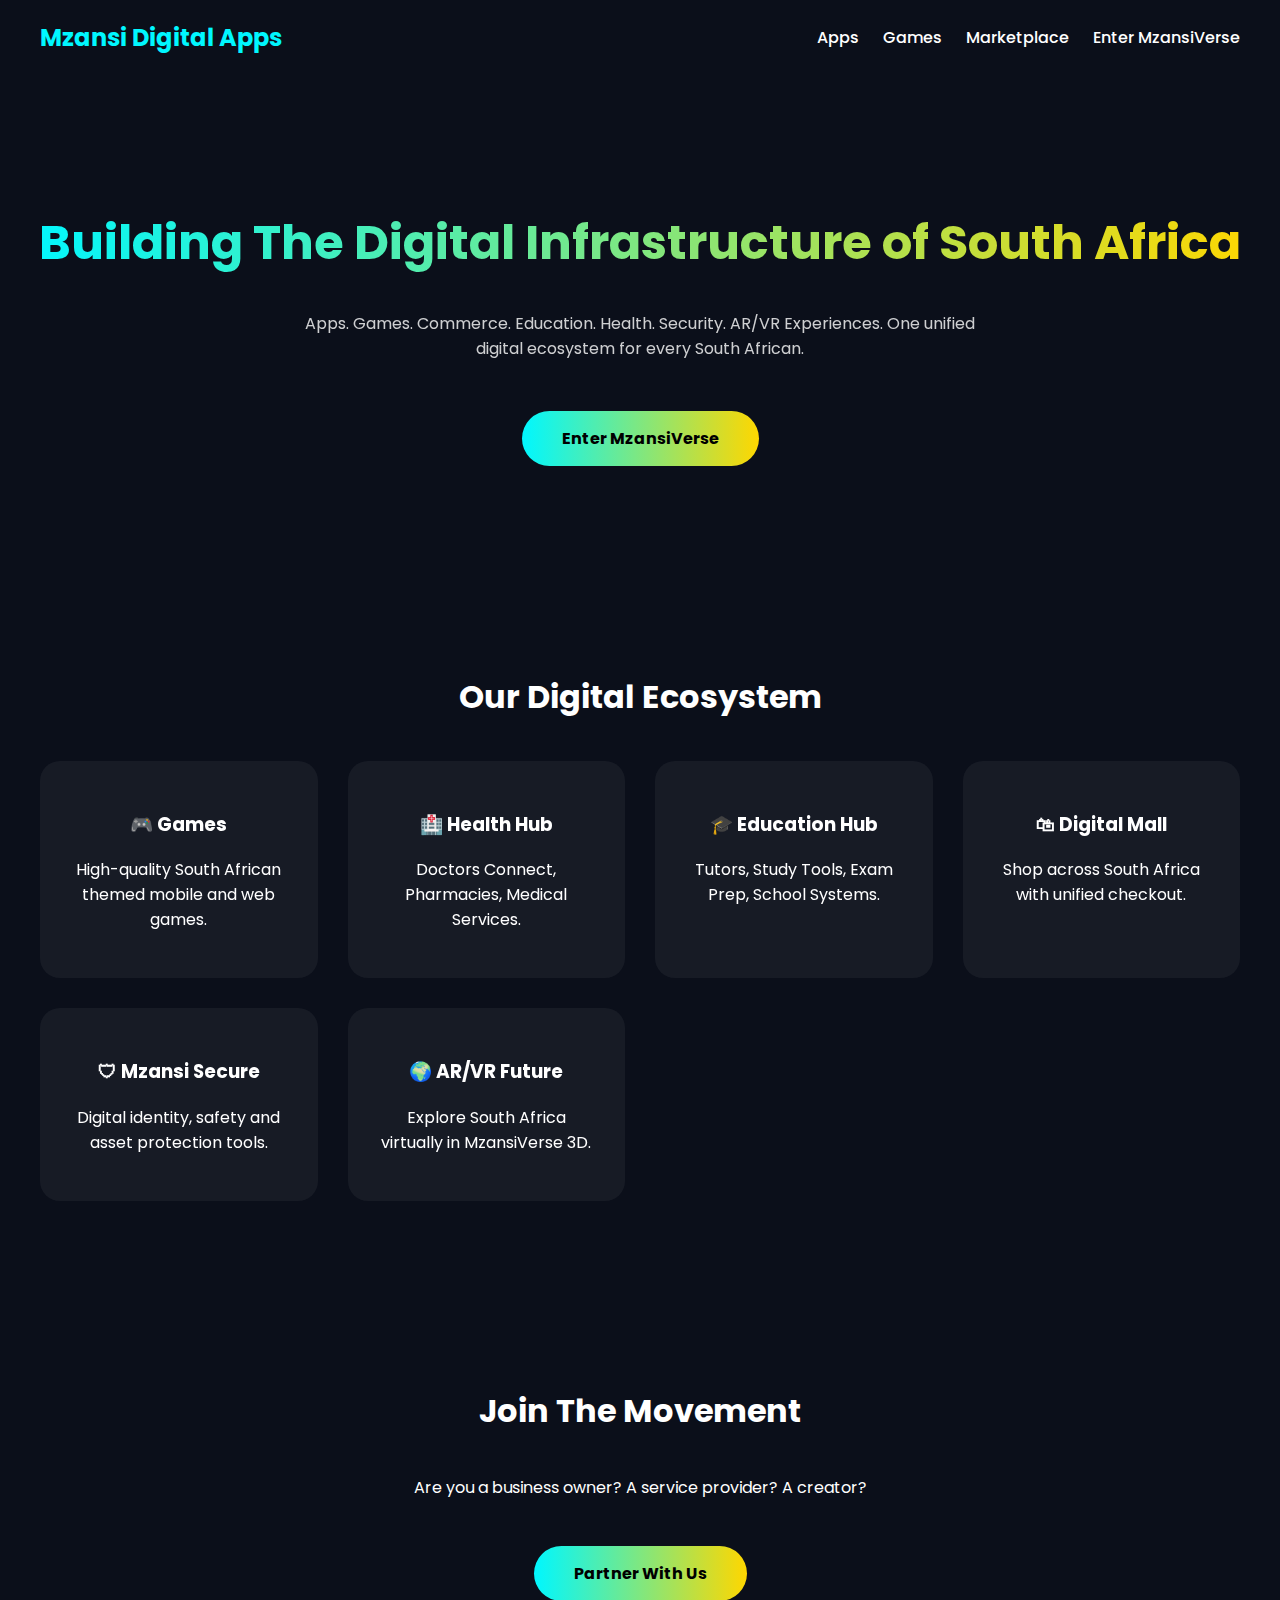
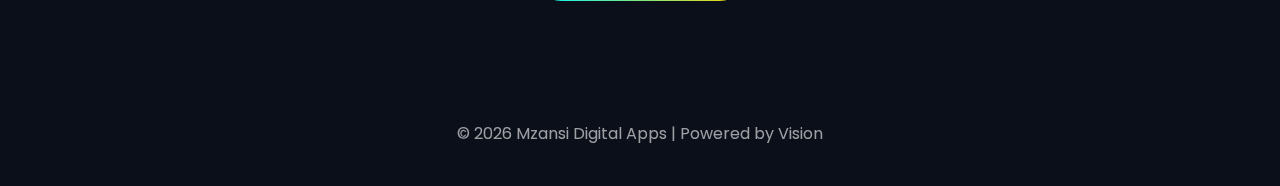
<file: Index.html>
<!DOCTYPE html>
<html lang="en">
<head>
<meta charset="UTF-8">
<meta name="viewport" content="width=device-width, initial-scale=1.0">
<title>Mzansi Digital Apps | MzansiVerse</title>

<link href="https://fonts.googleapis.com/css2?family=Poppins:wght@300;500;700&display=swap" rel="stylesheet">

<style>
body {
    margin: 0;
    font-family: 'Poppins', sans-serif;
    background: #0b0f1a;
    color: white;
    overflow-x: hidden;
}

header {
    padding: 20px 40px;
    display: flex;
    justify-content: space-between;
    align-items: center;
}

.logo {
    font-size: 24px;
    font-weight: 700;
    color: #00f7ff;
}

nav a {
    margin-left: 20px;
    text-decoration: none;
    color: white;
    font-weight: 500;
}

.hero {
    text-align: center;
    padding: 100px 20px;
}

.hero h1 {
    font-size: 48px;
    background: linear-gradient(90deg, #00f7ff, #ffd700);
    -webkit-background-clip: text;
    -webkit-text-fill-color: transparent;
}

.hero p {
    max-width: 700px;
    margin: 20px auto;
    opacity: 0.8;
}

.button {
    display: inline-block;
    margin-top: 30px;
    padding: 15px 40px;
    border-radius: 50px;
    background: linear-gradient(90deg, #00f7ff, #ffd700);
    color: black;
    font-weight: bold;
    text-decoration: none;
    transition: 0.3s;
}

.button:hover {
    transform: scale(1.05);
}

.section {
    padding: 80px 40px;
    text-align: center;
}

.section h2 {
    font-size: 32px;
    margin-bottom: 40px;
}

.grid {
    display: grid;
    grid-template-columns: repeat(auto-fit, minmax(250px, 1fr));
    gap: 30px;
}

.card {
    background: rgba(255,255,255,0.05);
    padding: 30px;
    border-radius: 20px;
    backdrop-filter: blur(10px);
    transition: 0.3s;
}

.card:hover {
    transform: translateY(-10px);
    background: rgba(255,255,255,0.1);
}

footer {
    padding: 40px;
    text-align: center;
    opacity: 0.6;
}
</style>
</head>

<body>

<header>
<div class="logo">Mzansi Digital Apps</div>
<nav>
<a href="#">Apps</a>
<a href="#">Games</a>
<a href="#">Marketplace</a>
<a href="#">Enter MzansiVerse</a>
</nav>
</header>

<section class="hero">
<h1>Building The Digital Infrastructure of South Africa</h1>
<p>Apps. Games. Commerce. Education. Health. Security. AR/VR Experiences. 
One unified digital ecosystem for every South African.</p>
<a href="#" class="button">Enter MzansiVerse</a>
</section>

<section class="section">
<h2>Our Digital Ecosystem</h2>
<div class="grid">

<div class="card">
<h3>🎮 Games</h3>
<p>High-quality South African themed mobile and web games.</p>
</div>

<div class="card">
<h3>🏥 Health Hub</h3>
<p>Doctors Connect, Pharmacies, Medical Services.</p>
</div>

<div class="card">
<h3>🎓 Education Hub</h3>
<p>Tutors, Study Tools, Exam Prep, School Systems.</p>
</div>

<div class="card">
<h3>🛍 Digital Mall</h3>
<p>Shop across South Africa with unified checkout.</p>
</div>

<div class="card">
<h3>🛡 Mzansi Secure</h3>
<p>Digital identity, safety and asset protection tools.</p>
</div>

<div class="card">
<h3>🌍 AR/VR Future</h3>
<p>Explore South Africa virtually in MzansiVerse 3D.</p>
</div>

</div>
</section>

<section class="section">
<h2>Join The Movement</h2>
<p>Are you a business owner? A service provider? A creator?</p>
<a href="#" class="button">Partner With Us</a>
</section>

<footer>
© 2026 Mzansi Digital Apps | Powered by Vision
</footer>

</body>
</html>
</file>
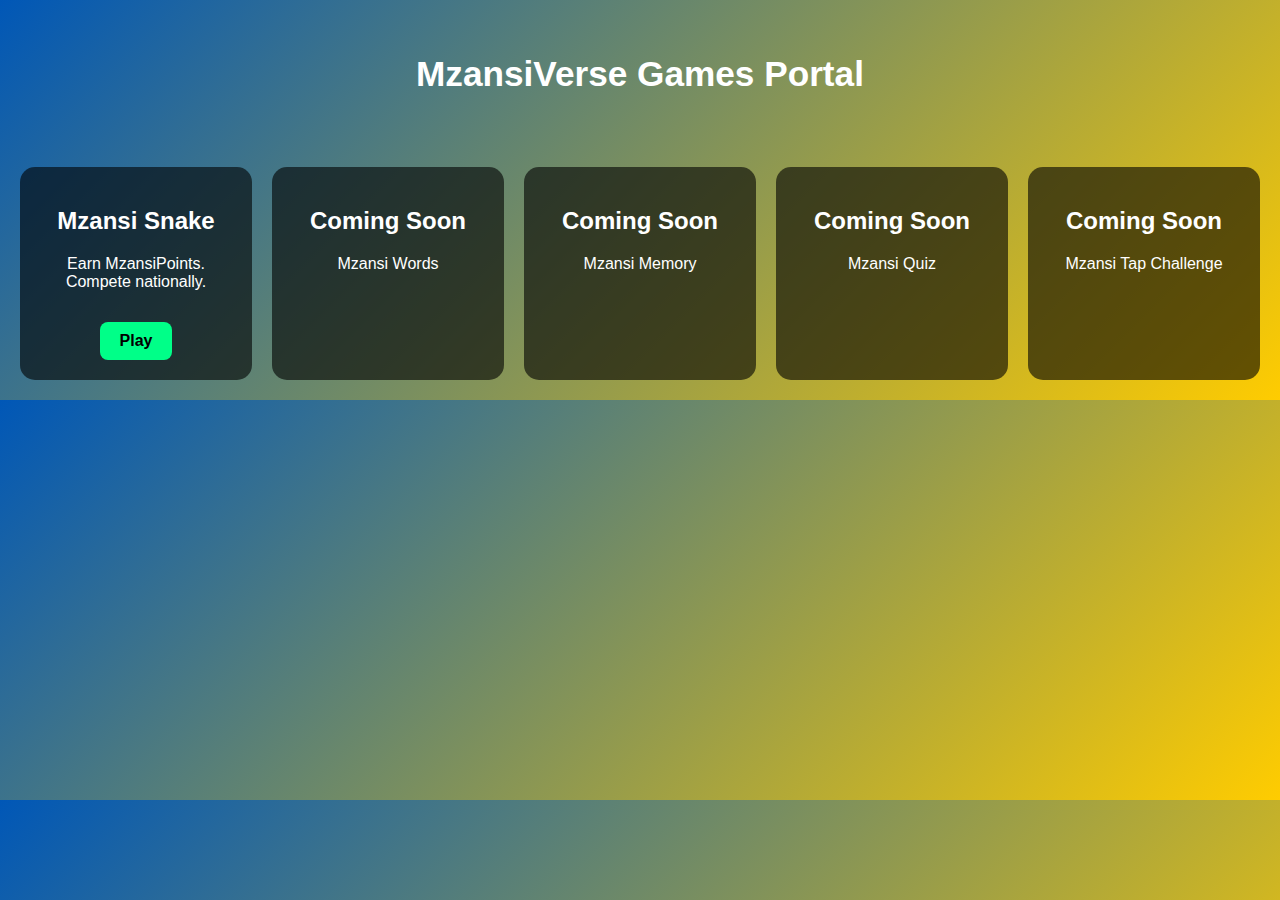
<file: games/Index.html>
<!DOCTYPE html>
<html>
<head>
<meta charset="UTF-8">
<title>MzansiVerse Games</title>
<meta name="viewport" content="width=device-width, initial-scale=1.0">
<style>
body{
    margin:0;
    font-family:Arial,Helvetica,sans-serif;
    background:linear-gradient(135deg,#0057b7,#ffcc00);
    color:white;
    text-align:center;
}
h1{
    padding:30px 10px;
    font-size:2.2em;
}
.grid{
    display:grid;
    grid-template-columns:repeat(auto-fit,minmax(220px,1fr));
    gap:20px;
    padding:20px;
}
.card{
    background:rgba(0,0,0,0.6);
    padding:20px;
    border-radius:15px;
    transition:0.3s;
}
.card:hover{
    transform:scale(1.05);
}
a{
    text-decoration:none;
    color:white;
}
.button{
    display:inline-block;
    margin-top:15px;
    padding:10px 20px;
    background:#00ff88;
    color:black;
    border-radius:8px;
    font-weight:bold;
}
</style>
</head>

<body>

<h1>MzansiVerse Games Portal</h1>

<div class="grid">

<div class="card">
<h2>Mzansi Snake</h2>
<p>Earn MzansiPoints. Compete nationally.</p>
<a href="snake.html"><div class="button">Play</div></a>
</div>

<div class="card">
<h2>Coming Soon</h2>
<p>Mzansi Words</p>
</div>

<div class="card">
<h2>Coming Soon</h2>
<p>Mzansi Memory</p>
</div>

<div class="card">
<h2>Coming Soon</h2>
<p>Mzansi Quiz</p>
</div>

<div class="card">
<h2>Coming Soon</h2>
<p>Mzansi Tap Challenge</p>
</div>

</div>

</body>
</html>
</file>
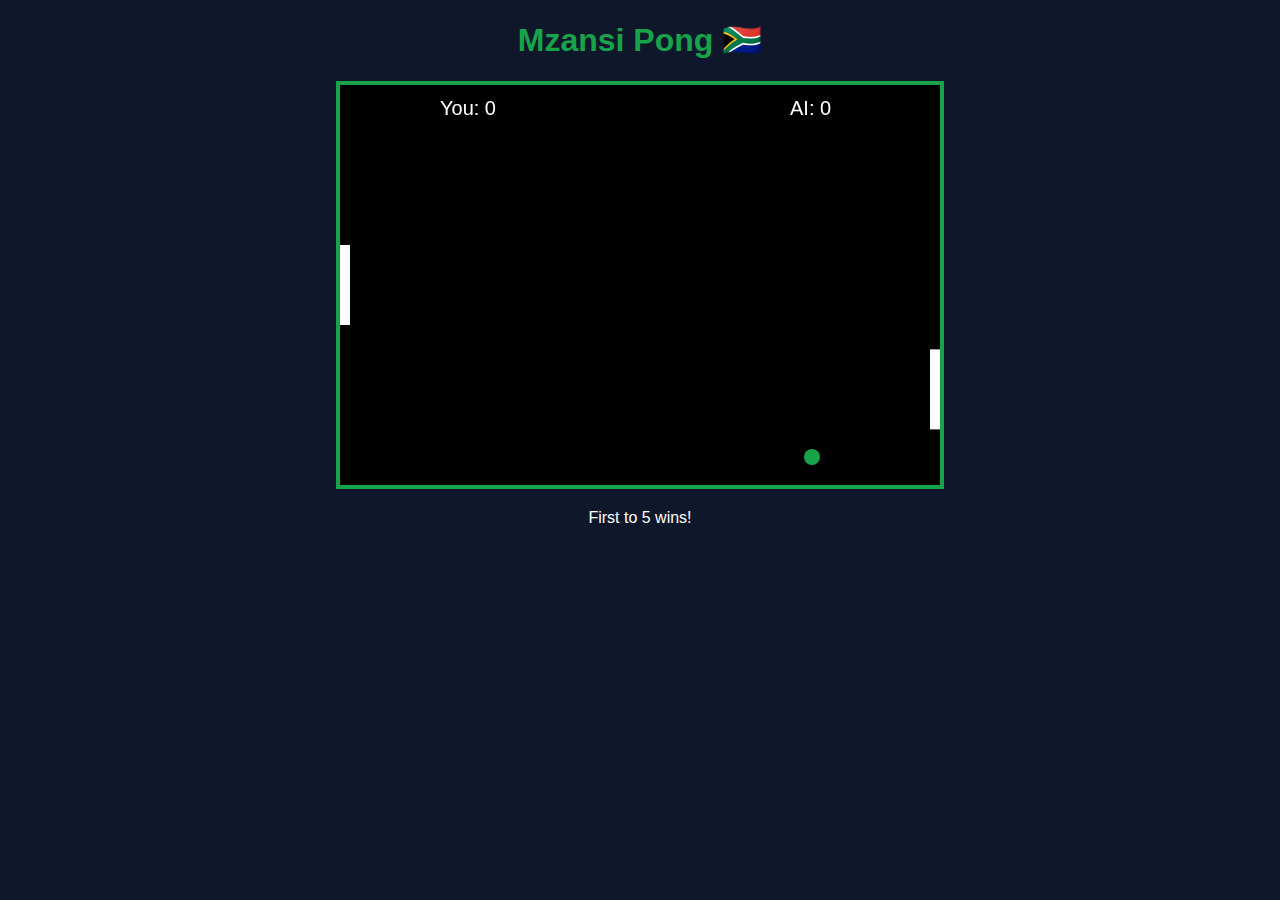
<file: games/mzansi-pong/index.html>
<!DOCTYPE html>
<html>
<head>
  <title>Mzansi Pong</title>
  <style>
    body {
      background: #0f172a;
      color: white;
      text-align: center;
      font-family: Arial, sans-serif;
    }
    canvas {
      background: black;
      display: block;
      margin: 20px auto;
      border: 4px solid #16a34a;
    }
    h1 {
      color: #16a34a;
    }
  </style>
</head>
<body>

<h1>Mzansi Pong 🇿🇦</h1>
<canvas id="game" width="600" height="400"></canvas>
<p>First to 5 wins!</p>

<script>
const canvas = document.getElementById("game");
const ctx = canvas.getContext("2d");

let ballX = 300;
let ballY = 200;
let ballSpeedX = 4;
let ballSpeedY = 4;
let paddleHeight = 80;
let playerY = 160;
let aiY = 160;
let playerScore = 0;
let aiScore = 0;

canvas.addEventListener("mousemove", function(evt) {
  let rect = canvas.getBoundingClientRect();
  playerY = evt.clientY - rect.top - paddleHeight/2;
});

function drawRect(x,y,w,h,color){
  ctx.fillStyle = color;
  ctx.fillRect(x,y,w,h);
}

function drawBall(){
  ctx.fillStyle = "#16a34a";
  ctx.beginPath();
  ctx.arc(ballX, ballY, 8, 0, Math.PI*2);
  ctx.fill();
}

function drawText(text,x,y){
  ctx.fillStyle = "white";
  ctx.font = "20px Arial";
  ctx.fillText(text,x,y);
}

function moveBall(){
  ballX += ballSpeedX;
  ballY += ballSpeedY;

  if(ballY < 0 || ballY > canvas.height){
    ballSpeedY = -ballSpeedY;
  }

  if(ballX < 10){
    if(ballY > playerY && ballY < playerY + paddleHeight){
      ballSpeedX = -ballSpeedX;
    } else {
      aiScore++;
      resetBall();
    }
  }

  if(ballX > canvas.width - 10){
    if(ballY > aiY && ballY < aiY + paddleHeight){
      ballSpeedX = -ballSpeedX;
    } else {
      playerScore++;
      resetBall();
    }
  }

  aiY += ((ballY - (aiY + paddleHeight/2)))*0.05;
}

function resetBall(){
  ballX = 300;
  ballY = 200;
  ballSpeedX = -ballSpeedX;
}

function draw(){
  drawRect(0,0,canvas.width,canvas.height,"black");
  drawRect(0,playerY,10,paddleHeight,"white");
  drawRect(canvas.width-10,aiY,10,paddleHeight,"white");
  drawBall();
  drawText("You: " + playerScore,100,30);
  drawText("AI: " + aiScore,450,30);
}

function gameLoop(){
  moveBall();
  draw();
}

setInterval(gameLoop,1000/60);
</script>

</body>
</html>
</file>
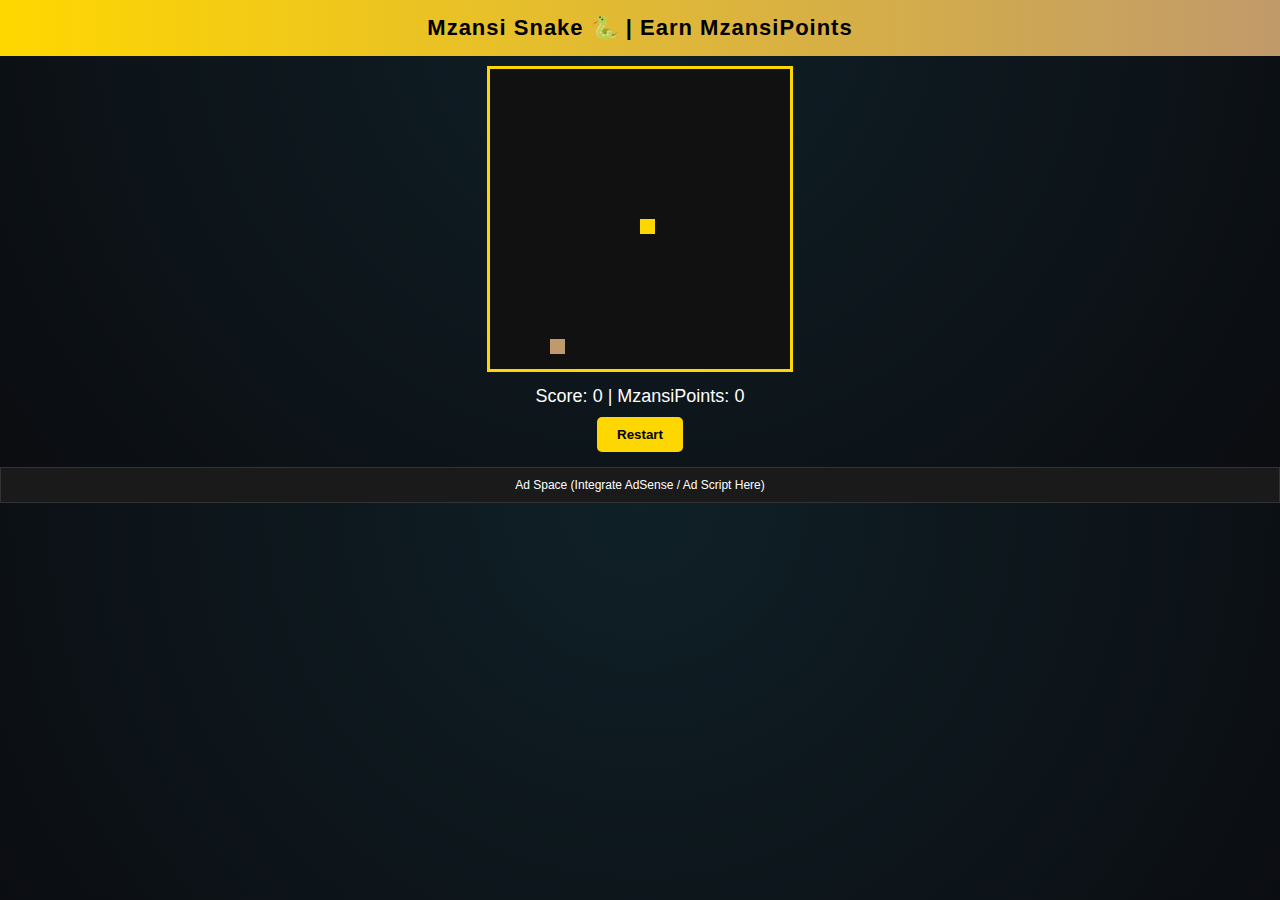
<file: games/mzansi-snake/index.html>
<!DOCTYPE html>
<html lang="en">
<head>
<meta charset="UTF-8">
<meta name="viewport" content="width=device-width, initial-scale=1.0">
<title>Mzansi Snake | MzansiDigitalApps</title>

<style>
body {
    margin:0;
    background: radial-gradient(circle at top, #0f2027, #0b0c10);
    font-family: 'Segoe UI', sans-serif;
    color: white;
    text-align:center;
}

header {
    padding:15px;
    font-size:22px;
    font-weight:bold;
    letter-spacing:1px;
    background: linear-gradient(90deg,#FFD700,#C19A6B);
    color:#000;
}

canvas {
    background:#111;
    border:3px solid #FFD700;
    margin-top:10px;
}

#scoreboard {
    margin-top:10px;
    font-size:18px;
}

.button {
    background:#FFD700;
    color:#000;
    padding:10px 20px;
    border:none;
    border-radius:5px;
    margin-top:10px;
    font-weight:bold;
}

#ad-slot {
    margin-top:15px;
    background:#1a1a1a;
    padding:10px;
    border:1px solid #333;
    font-size:12px;
}
</style>
</head>

<body>

<header>
Mzansi Snake 🐍 | Earn MzansiPoints
</header>

<canvas id="game" width="300" height="300"></canvas>

<div id="scoreboard">
Score: <span id="score">0</span> |
MzansiPoints: <span id="points">0</span>
</div>

<button class="button" onclick="restart()">Restart</button>

<div id="ad-slot">
Ad Space (Integrate AdSense / Ad Script Here)
</div>

<script>
const canvas = document.getElementById("game");
const ctx = canvas.getContext("2d");

let box = 15;
let snake = [{x:150,y:150}];
let food = {
    x: Math.floor(Math.random()*20)*box,
    y: Math.floor(Math.random()*20)*box
};

let score = 0;
let points = 0;
let direction;

document.addEventListener("keydown", directionControl);

function directionControl(event){
    if(event.keyCode == 37 && direction != "RIGHT") direction = "LEFT";
    else if(event.keyCode == 38 && direction != "DOWN") direction = "UP";
    else if(event.keyCode == 39 && direction != "LEFT") direction = "RIGHT";
    else if(event.keyCode == 40 && direction != "UP") direction = "DOWN";
}

function draw(){
    ctx.fillStyle = "#111";
    ctx.fillRect(0,0,300,300);

    for(let i=0;i<snake.length;i++){
        ctx.fillStyle = i==0 ? "#FFD700" : "#4CAF50";
        ctx.fillRect(snake[i].x, snake[i].y, box, box);
    }

    ctx.fillStyle = "#C19A6B";
    ctx.fillRect(food.x, food.y, box, box);

    let snakeX = snake[0].x;
    let snakeY = snake[0].y;

    if(direction=="LEFT") snakeX -= box;
    if(direction=="UP") snakeY -= box;
    if(direction=="RIGHT") snakeX += box;
    if(direction=="DOWN") snakeY += box;

    if(snakeX==food.x && snakeY==food.y){
        score++;
        points += 10;
        document.getElementById("score").innerHTML = score;
        document.getElementById("points").innerHTML = points;

        food = {
            x: Math.floor(Math.random()*20)*box,
            y: Math.floor(Math.random()*20)*box
        };
    } else {
        snake.pop();
    }

    let newHead = {x:snakeX, y:snakeY};

    if(snakeX<0 || snakeX>=300 || snakeY<0 || snakeY>=300 || collision(newHead,snake)){
        clearInterval(game);
        alert("Game Over! You earned " + points + " MzansiPoints.");
    }

    snake.unshift(newHead);
}

function collision(head,array){
    for(let i=0;i<array.length;i++){
        if(head.x==array[i].x && head.y==array[i].y){
            return true;
        }
    }
    return false;
}

function restart(){
    location.reload();
}

let game = setInterval(draw,120);
</script>

</body>
</html>
</file>
